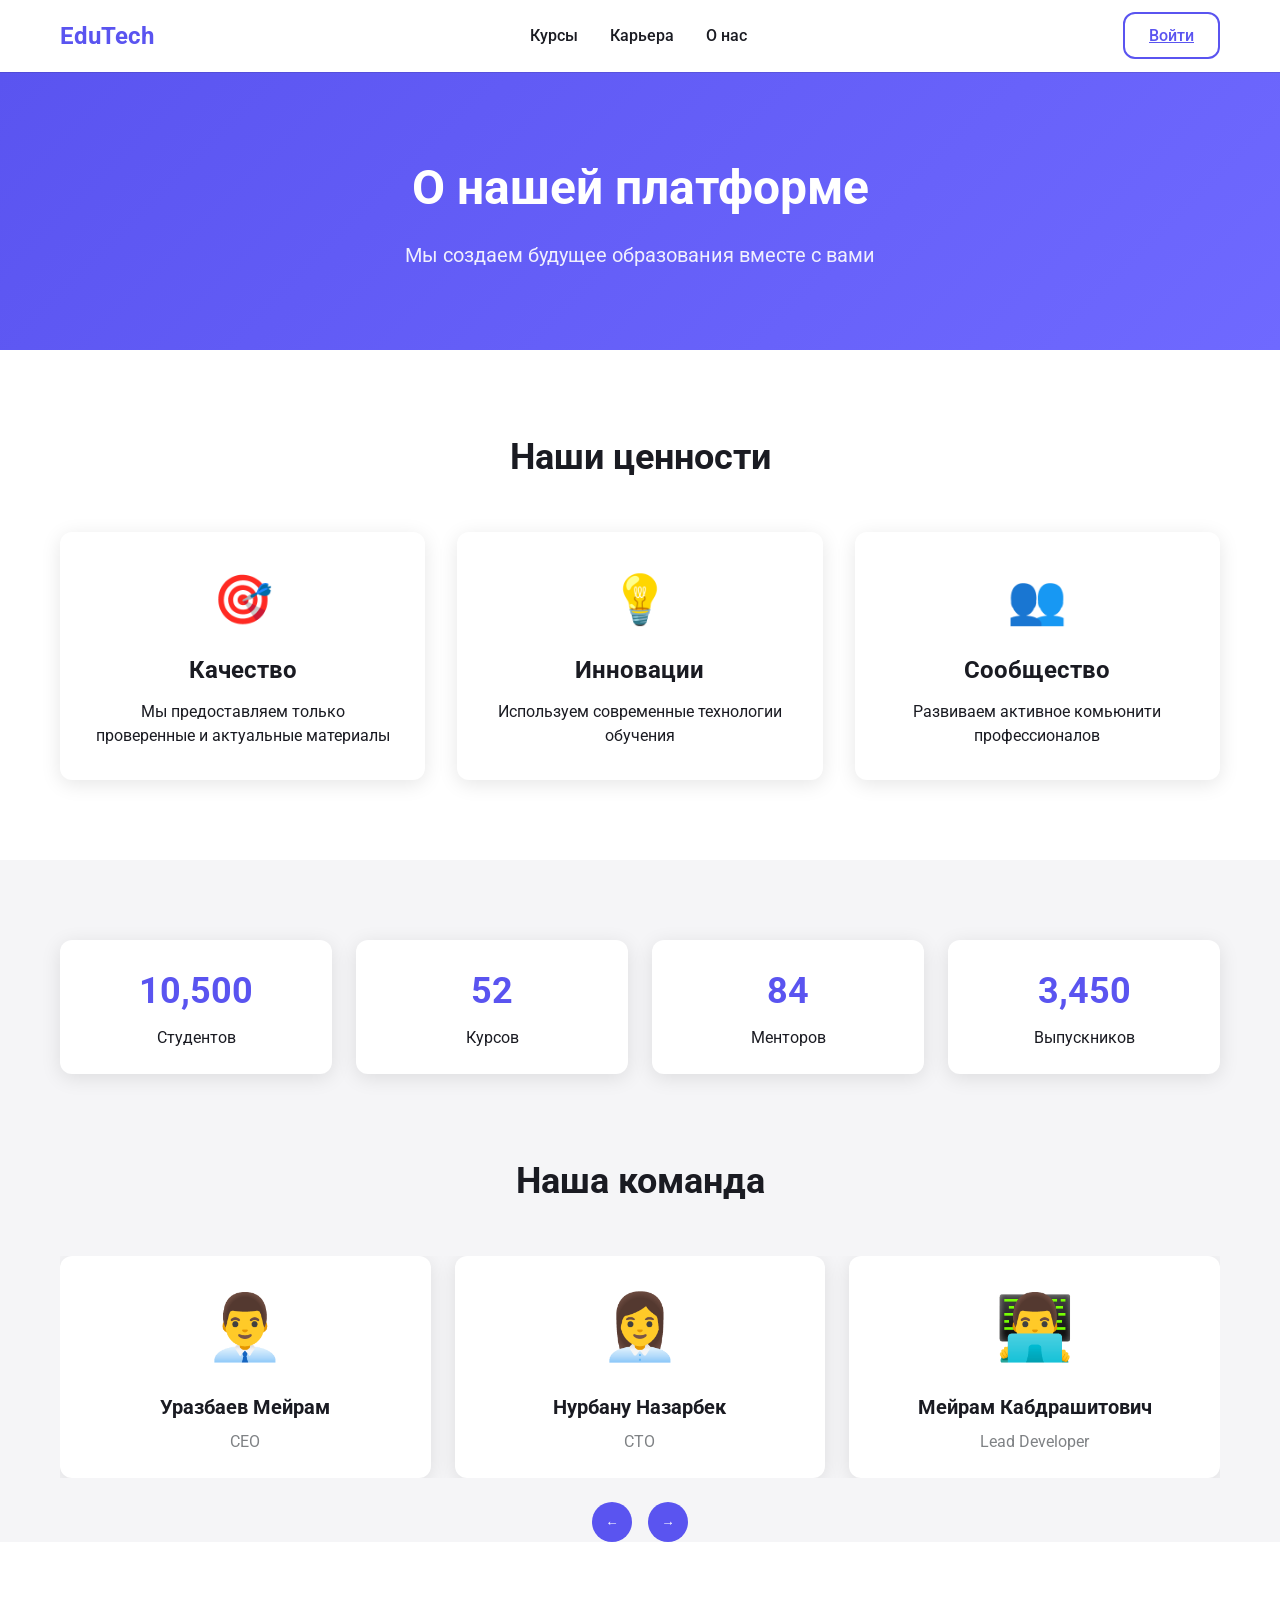
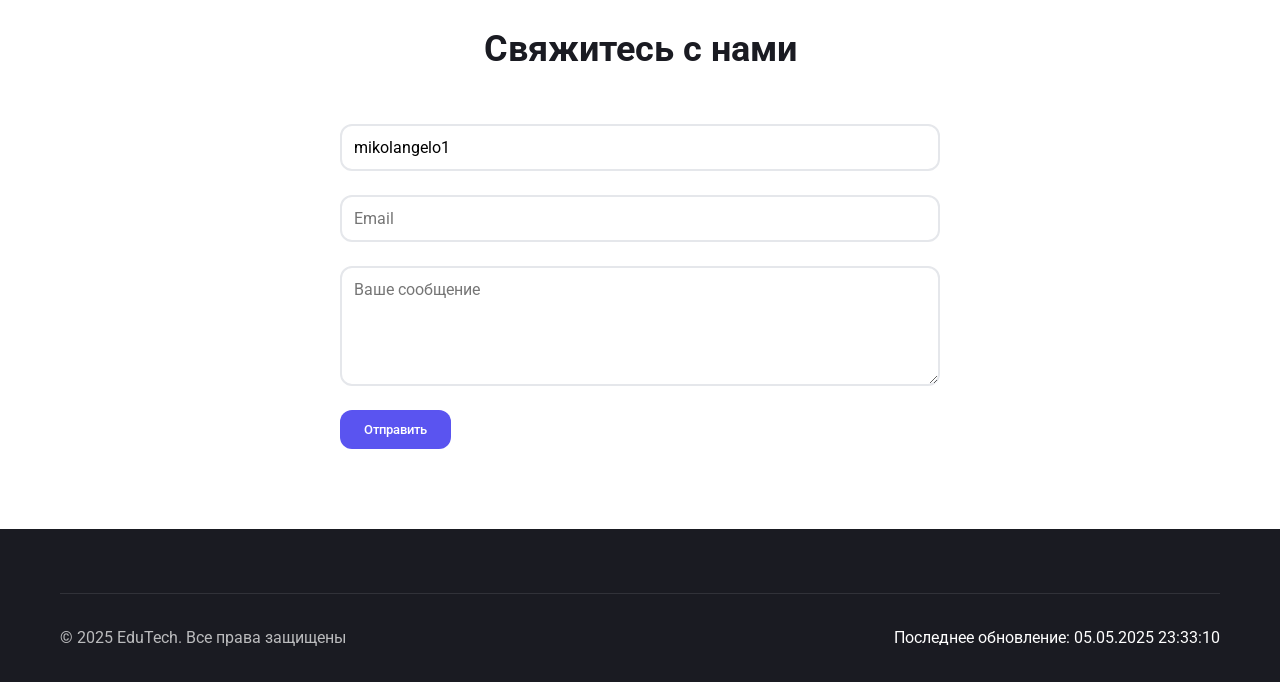
<file: about.html>
﻿<!DOCTYPE html>
<html lang="ru">
<head>
    <meta charset="UTF-8">
    <meta name="viewport" content="width=device-width, initial-scale=1.0">
    <title>О нас | EduTech</title>
    <link rel="stylesheet" href="styles.css">
    <link href="https://fonts.googleapis.com/css2?family=Roboto:wght@400;500;700&display=swap" rel="stylesheet">
    <script>
        window.currentUser = 'mikolangelo1';
        window.lastUpdate = '2025-05-05 23:33:10';
    </script>
</head>
<body class="about-page">
    <header class="header">
        <div class="container header__container">
            <a href="index.html" class="logo">EduTech</a>
            <nav class="nav">
                <ul class="nav__list">
                    <li><a href="courses.html" class="nav__link">Курсы</a></li>
                    <li><a href="index.html#career" class="nav__link">Карьера</a></li>
                    <li><a href="about.html" class="nav__link nav__link_active">О нас</a></li>
                </ul>
            </nav>
            <div class="header__auth">
                <a href="register.html" class="button button_secondary">Войти</a>
            </div>
        </div>
    </header>

    <main class="main">
        <section class="about-hero">
            <div class="container">
                <h1 class="about-title">О нашей платформе</h1>
                <p class="about-subtitle">Мы создаем будущее образования вместе с вами</p>
            </div>
        </section>

        <section class="about-values">
            <div class="container">
                <h2 class="section-title">Наши ценности</h2>
                <div class="about-values__grid">
                    <div class="value-card" data-value="quality">
                        <div class="value-card__icon">🎯</div>
                        <h3 class="value-card__title">Качество</h3>
                        <p class="value-card__text">Мы предоставляем только проверенные и актуальные материалы</p>
                    </div>
                    <div class="value-card" data-value="innovation">
                        <div class="value-card__icon">💡</div>
                        <h3 class="value-card__title">Инновации</h3>
                        <p class="value-card__text">Используем современные технологии обучения</p>
                    </div>
                    <div class="value-card" data-value="community">
                        <div class="value-card__icon">👥</div>
                        <h3 class="value-card__title">Сообщество</h3>
                        <p class="value-card__text">Развиваем активное комьюнити профессионалов</p>
                    </div>
                </div>
            </div>
        </section>

        <section class="about-stats">
            <div class="container">
                <div class="stats-grid">
                    <div class="stat-card" data-stat="students">
                        <div class="stat-card__number" data-value="15000">0</div>
                        <div class="stat-card__label">Студентов</div>
                    </div>
                    <div class="stat-card" data-stat="courses">
                        <div class="stat-card__number" data-value="75">0</div>
                        <div class="stat-card__label">Курсов</div>
                    </div>
                    <div class="stat-card" data-stat="mentors">
                        <div class="stat-card__number" data-value="120">0</div>
                        <div class="stat-card__label">Менторов</div>
                    </div>
                    <div class="stat-card" data-stat="graduates">
                        <div class="stat-card__number" data-value="5000">0</div>
                        <div class="stat-card__label">Выпускников</div>
                    </div>
                </div>
            </div>
        </section>

        <section class="about-team">
            <div class="container">
                <h2 class="section-title">Наша команда</h2>
                <div class="team-carousel">
                    <div class="team-member">
                        <div class="team-member__photo">👨‍💼</div>
                        <h3 class="team-member__name">Уразбаев Мейрам</h3>
                        <p class="team-member__role">CEO</p>
                    </div>
                    <div class="team-member">
                        <div class="team-member__photo">👩‍💼</div>
                        <h3 class="team-member__name">Нурбану Назарбек</h3>
                        <p class="team-member__role">CTO</p>
                    </div>
                    <div class="team-member">
                        <div class="team-member__photo">👨‍💻</div>
                        <h3 class="team-member__name">Мейрам Кабдрашитович</h3>
                        <p class="team-member__role">Lead Developer</p>
                    </div>
                </div>
                <div class="carousel-controls">
                    <button class="carousel-control prev">←</button>
                    <button class="carousel-control next">→</button>
                </div>
            </div>
        </section>

        <section class="about-contact">
            <div class="container">
                <h2 class="section-title">Свяжитесь с нами</h2>
                <form class="contact-form" id="contactForm">
                    <div class="form-group">
                        <input type="text" class="form-input" placeholder="Ваше имя" value="mikolangelo1" readonly>
                    </div>
                    <div class="form-group">
                        <input type="email" class="form-input" placeholder="Email" required>
                    </div>
                    <div class="form-group">
                        <textarea class="form-input" placeholder="Ваше сообщение" required></textarea>
                    </div>
                    <button type="submit" class="button button_primary">Отправить</button>
                </form>
            </div>
        </section>
    </main>

    <footer class="footer">
        <div class="container footer__container">
            <div class="footer__bottom">
                <p class="footer__copyright">© 2025 EduTech. Все права защищены</p>
                <p class="footer__update">Последнее обновление: 05.05.2025 23:33:10</p>
            </div>
        </div>
    </footer>

    <div class="scroll-top" id="scrollTop">↑</div>
    <script src="about.js"></script>
</body>
</html>
</file>
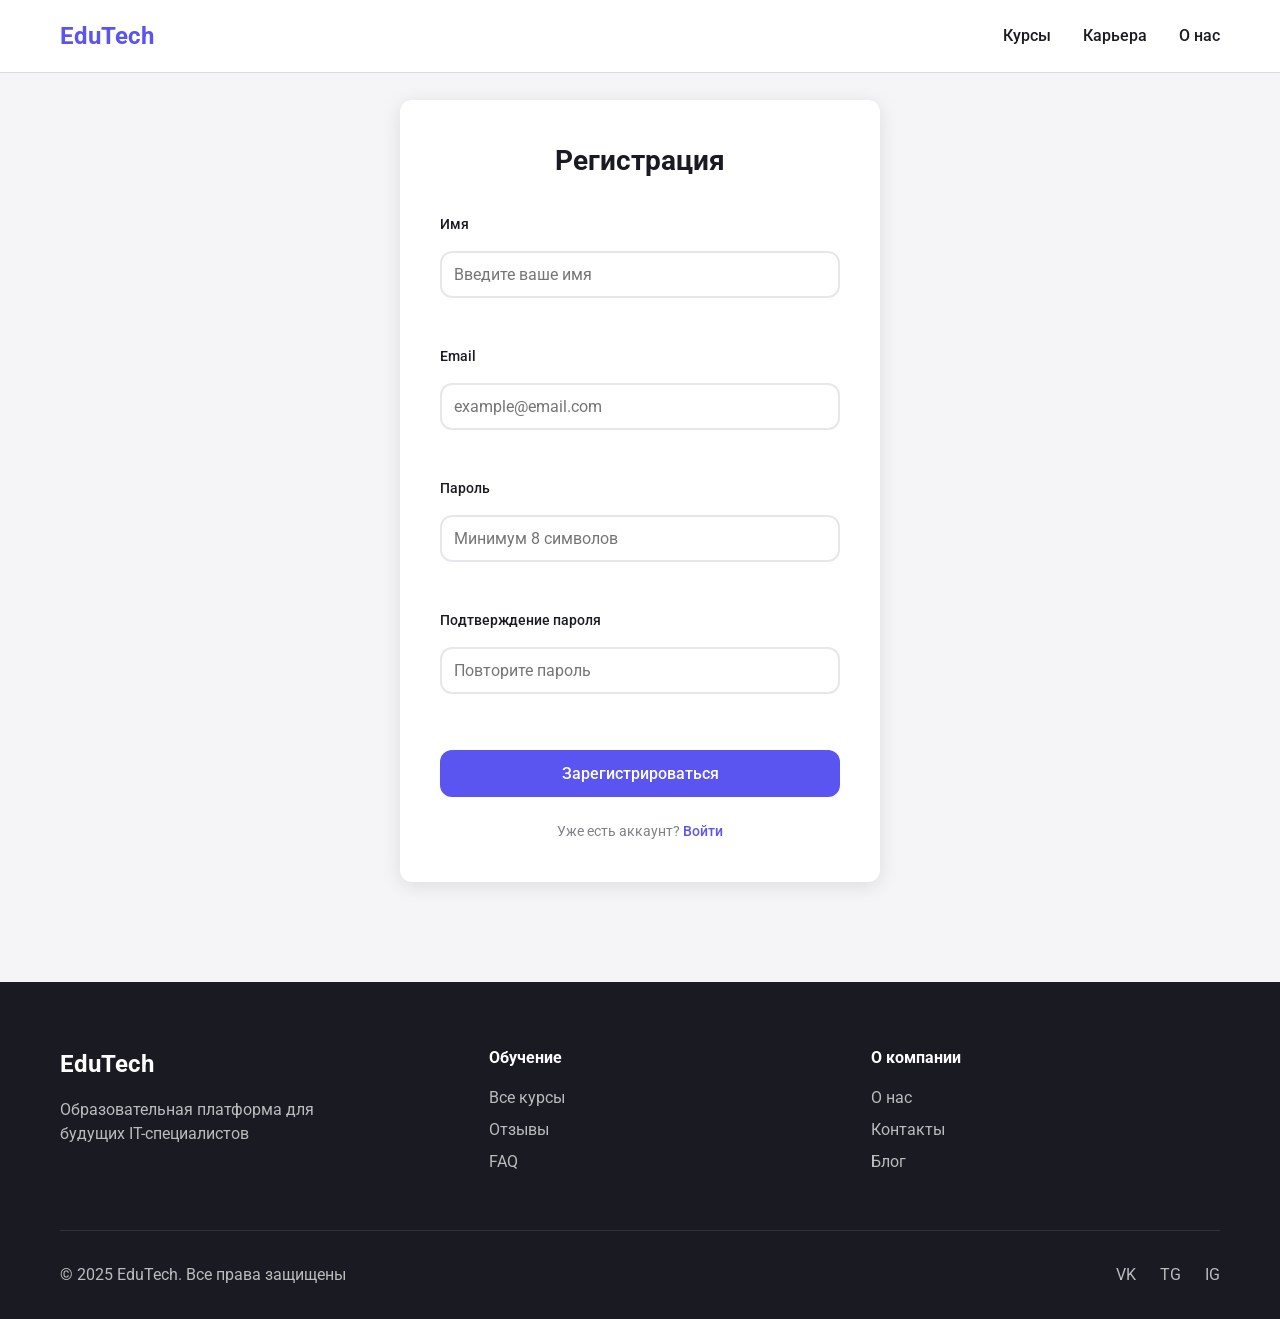
<file: register.html>
﻿<!DOCTYPE html>
<html lang="ru">
<head>
    <meta charset="UTF-8">
    <meta http-equiv="Content-Type" content="text/html; charset=UTF-8">
    <meta name="viewport" content="width=device-width, initial-scale=1.0">
    <title>Регистрация | EduTech</title>
    <link rel="stylesheet" href="styles.css">
    <link href="https://fonts.googleapis.com/css2?family=Roboto:wght@400;500;700&display=swap" rel="stylesheet">
</head>
<body class="register-page">
    <header class="header">
        <div class="container header__container">
            <a href="index.html" class="logo">EduTech</a>
            <nav class="nav">
                <ul class="nav__list">
                    <li><a href="courses.html" class="nav__link">Курсы</a></li>
                    <li><a href="index.html#career" class="nav__link">Карьера</a></li>
                    <li><a href="index.html#about" class="nav__link">О нас</a></li>
                </ul>
            </nav>
        </div>
    </header>

    <main class="register-main">
        <div class="container">
            <div class="register-container">
                <h1 class="register-title">Регистрация</h1>
                <form id="registerForm" class="register-form" novalidate>
                    <div class="form-group">
                        <label for="name" class="form-label">Имя</label>
                        <input type="text" id="name" name="name" class="form-input" required
                               placeholder="Введите ваше имя">
                        <span class="form-error" id="nameError"></span>
                    </div>

                    <div class="form-group">
                        <label for="email" class="form-label">Email</label>
                        <input type="email" id="email" name="email" class="form-input" required
                               placeholder="example@email.com">
                        <span class="form-error" id="emailError"></span>
                    </div>

                    <div class="form-group">
                        <label for="password" class="form-label">Пароль</label>
                        <input type="password" id="password" name="password" class="form-input" required
                               placeholder="Минимум 8 символов">
                        <span class="form-error" id="passwordError"></span>
                    </div>

                    <div class="form-group">
                        <label for="confirmPassword" class="form-label">Подтверждение пароля</label>
                        <input type="password" id="confirmPassword" name="confirmPassword" class="form-input" required
                               placeholder="Повторите пароль">
                        <span class="form-error" id="confirmPasswordError"></span>
                    </div>

                    <button type="submit" class="button button_primary register-button">
                        Зарегистрироваться
                    </button>

                    <p class="register-login-link">
                        Уже есть аккаунт? <a href="login.html" class="link">Войти</a>
                    </p>
                </form>
            </div>
        </div>
    </main>

    <footer class="footer">
        <div class="container footer__container">
            <div class="footer__main">
                <div class="footer__brand">
                    <a href="/" class="logo logo_white">EduTech</a>
                    <p class="footer__description">Образовательная платформа для будущих IT-специалистов</p>
                </div>
                <div class="footer__links">
                    <div class="footer__column">
                        <h4 class="footer__title">Обучение</h4>
                        <ul class="footer__list">
                            <li><a href="#" class="footer__link">Все курсы</a></li>
                            <li><a href="#" class="footer__link">Отзывы</a></li>
                            <li><a href="#" class="footer__link">FAQ</a></li>
                        </ul>
                    </div>
                    <div class="footer__column">
                        <h4 class="footer__title">О компании</h4>
                        <ul class="footer__list">
                            <li><a href="" class="footer__link">О нас</a></li>
                            <li><a href="#" class="footer__link">Контакты</a></li>
                            <li><a href="#" class="footer__link">Блог</a></li>
                        </ul>
                    </div>
                </div>
            </div>
            <div class="footer__bottom">
                <p class="footer__copyright">© 2025 EduTech. Все права защищены</p>
                <div class="footer__social">
                    <a href="https://vk.com/id895434561" class="social-link" aria-label="VK">VK</a>
                    <a href="https://t.me/mikolangeloo" class="social-link" aria-label="Telegram">TG</a>
                    <a href="https://www.instagram.com/kabdrashitulyy?igsh=MTBza2M1bDVoajV2bA%3D%3D&utm_source=qr" class="social-link" aria-label="Instagram">IG</a>
                </div>
            </div>
        </div>
    </footer>
</body>
</html>
</file>
<file: styles.css>
﻿/*            .*/
:root{--color-primary:#5A54F0;--color-primary-light:#6F69FF;--color-secondary:#1A1B22;--color-text:#1A1B22;--color-text-secondary:#7F8285;--color-background:#FFFFFF;--color-background-secondary:#F5F5F7;--container-width:1200px;--border-radius:12px}
*{margin:0;padding:0;box-sizing:border-box}
body{font-family:'YS Text',-apple-system,BlinkMacSystemFont,'Segoe UI',Roboto,Oxygen,Ubuntu,Cantarell,sans-serif;color:var(--color-text);line-height:1.5}
.container{max-width:var(--container-width);margin:0 auto;padding:0 20px}
.header{position:fixed;top:0;left:0;right:0;background:var(--color-background);box-shadow:0 1px 0 rgba(0,0,0,0.1);z-index:1000}
.header__container{display:flex;align-items:center;justify-content:space-between;height:72px}
.logo{font-size:24px;font-weight:700;color:var(--color-primary);text-decoration:none}
.nav__list{display:flex;list-style:none;gap:32px}
.nav__link{color:var(--color-text);text-decoration:none;font-weight:500;transition:color 0.2s}
 .nav__link:hover{color:var(--color-primary)}
.button{padding:12px 24px;border-radius:var(--border-radius);font-weight:500;cursor:pointer;transition:all 0.2s;border:none}
.button_primary{background:var(--color-primary);color:white}
 .button_primary:hover{background:var(--color-primary-light)}
.button_secondary{background:transparent;border:2px solid var(--color-primary);color:var(--color-primary)}
 .button_secondary:hover{background:var(--color-primary);color:white}
.hero{padding:120px 0;background:var(--color-background-secondary)}
.hero__container{display:grid;grid-template-columns:1fr 1fr;gap:64px;align-items:center}
.hero__title{font-size:48px;font-weight:700;line-height:1.2;margin-bottom:24px}
.hero__text{font-size:20px;color:var(--color-text-secondary);margin-bottom:32px}
.hero__image img {
    width: 400px; /*                          */
    height: auto; /*                                 */
    max-width: 100%; /*                  */
}

.courses{padding:80px 0}
.section-title{font-size:36px;font-weight:700;margin-bottom:48px;text-align:center}
.courses__grid{display:grid;grid-template-columns:repeat(auto-fit,minmax(300px,1fr));gap:24px}
.course-card{background:var(--color-background);border-radius:var(--border-radius);padding:24px;box-shadow:0 4px 20px rgba(0,0,0,0.1)}
.course-card__header{display:flex;align-items:center;margin-bottom:16px}
.course-card__icon{width:48px;height:48px;margin-right:16px}
.course-card__title{font-size:20px;font-weight:700}
.course-card__description{color:var(--color-text-secondary);margin-bottom:24px}
.course-card__footer{display:flex;justify-content:space-between;align-items:center}
.course-card__duration{color:var(--color-text-secondary);font-size:14px}
.features{padding:80px 0;background:var(--color-background-secondary)}
.features__grid{display:grid;grid-template-columns:repeat(auto-fit,minmax(250px,1fr));gap:32px}
.feature{text-align:center}
.feature__icon{width:64px;height:64px;margin-bottom:16px}
.feature__title{font-size:20px;font-weight:700;margin-bottom:12px}
.feature__text{color:var(--color-text-secondary)}
.career{padding:80px 0}
.career__stats{display:grid;grid-template-columns:repeat(auto-fit,minmax(200px,1fr));gap:32px;margin-bottom:48px}
.stat{text-align:center}
.stat__number{font-size:48px;font-weight:700;color:var(--color-primary);margin-bottom:8px}
.stat__text{color:var(--color-text-secondary)}
.career__companies{display:flex;justify-content:center;align-items:center;gap:48px;flex-wrap:wrap}
.footer{background:var(--color-secondary);color:white;padding:64px 0 32px}
.footer__container{display:flex;flex-direction:column;gap:48px}
.footer__main{display:grid;grid-template-columns:1fr 2fr;gap:64px}
.footer__brand{max-width:300px}
.logo_white{color:white}
.footer__description{margin-top:16px;color:rgba(255,255,255,0.7)}
.footer__links{display:grid;grid-template-columns:repeat(auto-fit,minmax(200px,1fr));gap:32px}
.footer__title{font-size:16px;font-weight:700;margin-bottom:16px}
.footer__list{list-style:none}
.footer__link{color:rgba(255,255,255,0.7);text-decoration:none;display:block;margin-bottom:8px;transition:color 0.2s}
 .footer__link:hover{color:white}
.footer__bottom{display:flex;justify-content:space-between;align-items:center;padding-top:32px;border-top:1px solid rgba(255,255,255,0.1)}
.footer__copyright{color:rgba(255,255,255,0.7)}
.footer__social{display:flex;gap:24px}
.social-link{color:rgba(255,255,255,0.7);text-decoration:none;transition:color 0.2s}
 .social-link:hover{color:white}
@media (max-width:768px){.header__container{height:64px}
 .nav{display:none}
 .hero{padding:80px 0}
 .hero__container{grid-template-columns:1fr;text-align:center}
 .hero__image{display:none}
 .hero__title{font-size:36px}
 .section-title{font-size:28px}
 .footer__main{grid-template-columns:1fr}
 .footer__bottom{flex-direction:column;gap:24px;text-align:center}
}
.header__burger{display:none;background:none;border:none;cursor:pointer}
@media (max-width:768px){.header__burger{display:block;width:24px;height:24px;position:relative}
 .header__burger span{display:block;width:100%;height:2px;background:var(--color-text);position:absolute;top:50%;transform:translateY(-50%)}
 .header__burger::before,.header__burger::after{content:'';display:block;width:100%;height:2px;background:var(--color-text);position:absolute}
 .header__burger::before{top:0}
 .header__burger::after{bottom:0}
}
/*               .*/
:root{--font-family:'Roboto',Arial,sans-serif;--color-primary:#5A54F0;--color-primary-light:#6F69FF;--color-secondary:#1A1B22;--color-text:#1A1B22;--color-text-secondary:#7F8285;--color-background:#FFFFFF;--color-background-secondary:#F5F5F7;--border-radius:12px}
*{margin:0;padding:0;box-sizing:border-box;font-family:var(--font-family)}
.register-page{background-color:var(--color-background-secondary);min-height:100vh;display:flex;flex-direction:column}
.register-main{flex:1;padding:100px 0}
.register-container{max-width:480px;margin:0 auto;padding:40px;background:var(--color-background);border-radius:var(--border-radius);box-shadow:0 4px 20px rgba(0,0,0,0.1)}
.register-title{font-size:28px;font-weight:700;margin-bottom:32px;text-align:center;color:var(--color-text)}
.register-form{display:flex;flex-direction:column;gap:24px}
.form-group{display:flex;flex-direction:column;gap:8px}
.form-label{font-weight:500;color:var(--color-text);font-size:14px}
.form-input{padding:12px 16px;border:2px solid #E5E7EB;border-radius:var(--border-radius);font-size:16px;transition:border-color 0.2s;width:100%;box-sizing:border-box}
 .form-input:focus{outline:none;border-color:var(--color-primary)}
 .form-input.error{border-color:#EF4444}
.form-error{font-size:14px;color:#EF4444;min-height:20px;display:none}
 .form-error.visible{display:block}
.register-button{margin-top:8px;width:100%;padding:14px;font-size:16px;background-color:var(--color-primary);color:white;border:none;border-radius:var(--border-radius);cursor:pointer;transition:background-color 0.2s}
 .register-button:hover{background-color:var(--color-primary-light)}
.register-login-link{text-align:center;font-size:14px;color:var(--color-text-secondary)}
.link{color:var(--color-primary);text-decoration:none;font-weight:500;transition:color 0.2s}
 .link:hover{color:var(--color-primary-light)}
@media (max-width:768px){.register-main{padding:60px 0}
 .register-container{margin:0 20px;padding:24px}
 .register-title{font-size:24px;margin-bottom:24px}
}
/*                 */
:root{--font-family:'Roboto',Arial,sans-serif;--color-primary:#5A54F0;--color-primary-light:#6F69FF;--color-secondary:#1A1B22;--color-text:#1A1B22;--color-text-secondary:#7F8285;--color-background:#FFFFFF;--color-background-secondary:#F5F5F7;--border-radius:12px}
.courses-page{background-color:var(--color-background);min-height:100vh;display:flex;flex-direction:column}
.courses-hero{background:linear-gradient(to right,#5A54F0,#6F69FF);color:white;padding:80px 0;text-align:center}
.courses-title{font-size:48px;font-weight:700;margin-bottom:16px}
.courses-subtitle{font-size:20px;opacity:0.9;max-width:600px;margin:0 auto}
.courses-grid{padding:60px 0}
.courses-filters{display:flex;justify-content:center;gap:16px;margin-bottom:40px}
.filter-button{padding:8px 16px;border:2px solid var(--color-primary);border-radius:var(--border-radius);background:none;color:var(--color-primary);cursor:pointer;transition:all 0.3s;font-weight:500}
 .filter-button.active,.filter-button:hover{background:var(--color-primary);color:white}
.courses-list{display:grid;grid-template-columns:repeat(auto-fit,minmax(300px,1fr));gap:24px;margin-bottom:60px}
.course-card{background:white;border-radius:var(--border-radius);padding:24px;box-shadow:0 4px 20px rgba(0,0,0,0.1);transition:transform 0.3s}
 .course-card:hover{transform:translateY(-5px)}
.course-card__header{display:flex;justify-content:space-between;margin-bottom:16px}
.course-card__level,.course-card__duration{font-size:14px;color:var(--color-text-secondary)}
.course-card__title{font-size:24px;font-weight:700;margin-bottom:12px;color:var(--color-text)}
.course-card__description{color:var(--color-text-secondary);margin-bottom:20px;line-height:1.5}
.course-card__stats{display:flex;gap:24px;margin-bottom:24px}
.stats-item{display:flex;flex-direction:column;align-items:center}
.stats-number{font-size:24px;font-weight:700;color:var(--color-primary)}
.stats-label{font-size:14px;color:var(--color-text-secondary)}
.course-card__button{width:100%}
.statistics{background:var(--color-background-secondary);padding:60px 0}
.statistics-title{text-align:center;font-size:32px;font-weight:700;margin-bottom:40px;color:var(--color-text)}
.statistics-wrapper{max-width:800px;margin:0 auto;background:white;padding:24px;border-radius:var(--border-radius);box-shadow:0 4px 20px rgba(0,0,0,0.1)}
@media (max-width:768px){.courses-title{font-size:32px}
 .courses-subtitle{font-size:18px}
 .courses-filters{flex-wrap:wrap}
 .filter-button{flex:1;min-width:140px}
 .statistics-wrapper{margin:0 20px;padding:16px}
}
.error-page {
    background-color: var(--color-background-secondary);
    min-height: 100vh;
    display: flex;
    flex-direction: column;
}

.error-section {
    flex: 1;
    display: flex;
    align-items: center;
    justify-content: center;
    padding: 60px 0;
}

.error-container {
    text-align: center;
    max-width: 600px;
    background: var(--color-background);
    padding: 40px;
    border-radius: var(--border-radius);
    box-shadow: 0 4px 20px rgba(0, 0, 0, 0.1);
}

.error-title {
    font-size: 96px;
    font-weight: 700;
    color: var(--color-primary);
    margin-bottom: 16px;
}

.error-message {
    font-size: 24px;
    font-weight: 500;
    color: var(--color-text);
    margin-bottom: 16px;
}

.error-description {
    font-size: 16px;
    color: var(--color-text-secondary);
    margin-bottom: 32px;
    line-height: 1.5;
}

.error-button {
    padding: 12px 24px;
    font-size: 16px;
    font-weight: 500;
    border-radius: var(--border-radius);
}
:root {
    --animation-duration: 0.3s;
    --animation-timing: ease-in-out;
}

.about-page {
    padding-top: 72px;
    background: var(--color-background-secondary);
}

.about-hero {
    background: linear-gradient(135deg, var(--color-primary), var(--color-primary-light));
    color: white;
    padding: 80px 0;
    text-align: center;
}

.about-title {
    font-size: 48px;
    font-weight: 700;
    margin-bottom: 16px;
}

.about-subtitle {
    font-size: 20px;
    opacity: 0.9;
}

.user-greeting {
    color: var(--color-primary);
    margin-right: 16px;
    font-weight: 500;
}

.about-values {
    padding: 80px 0;
    background: white;
}

.about-values__grid {
    display: grid;
    grid-template-columns: repeat(auto-fit, minmax(280px, 1fr));
    gap: 32px;
    margin-top: 48px;
}

.value-card {
    text-align: center;
    padding: 32px;
    border-radius: var(--border-radius);
    background: white;
    box-shadow: 0 4px 20px rgba(0, 0, 0, 0.1);
    transition: transform var(--animation-duration) var(--animation-timing);
}

    .value-card:hover {
        transform: translateY(-8px);
    }

.value-card__icon {
    font-size: 48px;
    margin-bottom: 16px;
}

.value-card__title {
    font-size: 24px;
    margin-bottom: 12px;
}

.stats-grid {
    display: grid;
    grid-template-columns: repeat(auto-fit, minmax(200px, 1fr));
    gap: 24px;
    padding: 80px 0;
}

.stat-card {
    text-align: center;
    padding: 24px;
    background: white;
    border-radius: var(--border-radius);
    box-shadow: 0 4px 20px rgba(0, 0, 0, 0.1);
}

.stat-card__number {
    font-size: 36px;
    font-weight: 700;
    color: var(--color-primary);
    margin-bottom: 8px;
}

.team-carousel {
    display: flex;
    gap: 24px;
    overflow: hidden;
    margin: 48px 0 24px;
}

.team-member {
    flex: 0 0 calc(33.333% - 16px);
    text-align: center;
    padding: 24px;
    background: white;
    border-radius: var(--border-radius);
    box-shadow: 0 4px 20px rgba(0, 0, 0, 0.1);
}

.team-member__photo {
    font-size: 64px;
    margin-bottom: 16px;
}

.team-member__name {
    font-size: 20px;
    margin-bottom: 8px;
}

.team-member__role {
    color: var(--color-text-secondary);
}

.carousel-controls {
    display: flex;
    justify-content: center;
    gap: 16px;
}

.carousel-control {
    background: var(--color-primary);
    color: white;
    border: none;
    width: 40px;
    height: 40px;
    border-radius: 50%;
    cursor: pointer;
    transition: background var(--animation-duration) var(--animation-timing);
}

    .carousel-control:hover {
        background: var(--color-primary-light);
    }

.about-contact {
    padding: 80px 0;
    background: white;
}

.contact-form {
    max-width: 600px;
    margin: 0 auto;
}

.form-group {
    margin-bottom: 24px;
}

.form-input {
    width: 100%;
    padding: 12px;
    border: 2px solid #E5E7EB;
    border-radius: var(--border-radius);
    transition: border-color var(--animation-duration) var(--animation-timing);
}

    .form-input:focus {
        border-color: var(--color-primary);
        outline: none;
    }

textarea.form-input {
    min-height: 120px;
    resize: vertical;
}

.scroll-top {
    position: fixed;
    bottom: 24px;
    right: 24px;
    width: 48px;
    height: 48px;
    background: var(--color-primary);
    color: white;
    border-radius: 50%;
    display: flex;
    align-items: center;
    justify-content: center;
    cursor: pointer;
    opacity: 0;
    visibility: hidden;
    transition: all var(--animation-duration) var(--animation-timing);
}

    .scroll-top.visible {
        opacity: 1;
        visibility: visible;
    }

@media (max-width: 768px) {
    .about-title {
        font-size: 36px;
    }

    .team-carousel {
        flex-direction: column;
    }

    .team-member {
        flex: 0 0 100%;
    }

    .stat-card__number {
        font-size: 28px;
    }
}
:root {
    --animation-duration: 0.3s;
}

.courses-page {
    padding-top: 72px;
    background: var(--color-background-secondary);
}

.courses-hero {
    background: linear-gradient(135deg, var(--color-primary), var(--color-primary-light));
    color: white;
    padding: 80px 0;
    text-align: center;
}

.courses-title {
    font-size: 48px;
    font-weight: 700;
    margin-bottom: 16px;
}

.courses-subtitle {
    font-size: 20px;
    opacity: 0.9;
}

.courses-filters {
    background: white;
    padding: 24px 0;
    position: sticky;
    top: 72px;
    z-index: 100;
    box-shadow: 0 2px 4px rgba(0, 0, 0, 0.1);
}

.filter-buttons {
    display: flex;
    justify-content: center;
    gap: 16px;
    flex-wrap: wrap;
}

.filter-button {
    padding: 8px 20px;
    border: 2px solid var(--color-primary);
    border-radius: var(--border-radius);
    background: transparent;
    color: var(--color-primary);
    font-weight: 500;
    cursor: pointer;
    transition: all var(--animation-duration) ease;
}

    .filter-button.active,
    .filter-button:hover {
        background: var(--color-primary);
        color: white;
    }

.courses-grid {
    padding: 60px 0;
}

.courses-list {
    display: grid;
    grid-template-columns: repeat(auto-fit, minmax(300px, 1fr));
    gap: 24px;
    margin-bottom: 60px;
}

.course-card {
    background: white;
    border-radius: var(--border-radius);
    padding: 24px;
    box-shadow: 0 4px 20px rgba(0, 0, 0, 0.1);
    transition: transform var(--animation-duration) ease;
}

    .course-card:hover {
        transform: translateY(-5px);
    }

.course-card__header {
    display: flex;
    justify-content: space-between;
    margin-bottom: 16px;
}

.course-card__level,
.course-card__duration {
    font-size: 14px;
    color: var(--color-text-secondary);
}

.course-card__title {
    font-size: 24px;
    font-weight: 700;
    margin-bottom: 12px;
}

.course-card__description {
    color: var(--color-text-secondary);
    margin-bottom: 24px;
}

.course-card__stats {
    display: flex;
    gap: 24px;
    margin-bottom: 24px;
}

.stats-item {
    text-align: center;
}

.stats-number {
    display: block;
    font-size: 24px;
    font-weight: 700;
    color: var(--color-primary);
}

.stats-label {
    font-size: 14px;
    color: var(--color-text-secondary);
}

.statistics {
    background: white;
    padding: 80px 0;
}

.statistics-grid {
    display: grid;
    grid-template-columns: repeat(auto-fit, minmax(400px, 1fr));
    gap: 32px;
    margin-bottom: 60px;
}

.statistics-chart {
    background: var(--color-background-secondary);
    padding: 24px;
    border-radius: var(--border-radius);
    min-height: 400px;
}

.statistics-subtitle {
    font-size: 20px;
    font-weight: 500;
    margin-bottom: 24px;
    text-align: center;
}

.statistics-info {
    display: grid;
    grid-template-columns: repeat(auto-fit, minmax(200px, 1fr));
    gap: 24px;
    text-align: center;
}

.info-card {
    padding: 24px;
    background: var(--color-background-secondary);
    border-radius: var(--border-radius);
}

.info-card__number {
    font-size: 36px;
    font-weight: 700;
    color: var(--color-primary);
    margin-bottom: 8px;
}

.info-card__text {
    color: var(--color-text-secondary);
    line-height: 1.4;
}

@media (max-width: 768px) {
    .courses-title {
        font-size: 32px;
    }

    .statistics-grid {
        grid-template-columns: 1fr;
    }

    .courses-filters {
        top: 64px;
    }
}
.login-page {
    min-height: 100vh;
    display: flex;
    flex-direction: column;
    background: var(--color-background-secondary);
}

.main {
    flex: 1;
}

.login-section {
    padding: 80px 0;
}

.login-wrapper {
    max-width: 480px;
    margin: 0 auto;
    background: white;
    border-radius: var(--border-radius);
    box-shadow: 0 4px 20px rgba(0, 0, 0, 0.1);
    overflow: hidden;
}

.login-form-container {
    padding: 40px;
}

.login-title {
    font-size: 32px;
    font-weight: 700;
    margin-bottom: 12px;
    color: var(--color-text);
}

.login-subtitle {
    color: var(--color-text-secondary);
    margin-bottom: 32px;
}

.form-group {
    margin-bottom: 24px;
}

.form-label {
    display: block;
    margin-bottom: 8px;
    font-weight: 500;
    color: var(--color-text);
}

.form-input {
    width: 100%;
    padding: 12px;
    border: 2px solid #E5E7EB;
    border-radius: var(--border-radius);
    font-size: 16px;
    transition: all 0.3s ease;
}

    .form-input:focus {
        border-color: var(--color-primary);
        outline: none;
    }

    .form-input.error {
        border-color: #FF4D4D;
    }

.password-input-wrapper {
    position: relative;
}

.toggle-password {
    position: absolute;
    right: 12px;
    top: 50%;
    transform: translateY(-50%);
    background: none;
    border: none;
    cursor: pointer;
    padding: 0;
    color: var(--color-text-secondary);
}

.eye-icon {
    fill: currentColor;
}

.error-message {
    color: #FF4D4D;
    font-size: 14px;
    margin-top: 8px;
    min-height: 20px;
}

.form-options {
    display: flex;
    justify-content: space-between;
    align-items: center;
}

.checkbox-label {
    display: flex;
    align-items: center;
    cursor: pointer;
}

    .checkbox-label input[type="checkbox"] {
        margin-right: 8px;
    }

.checkbox-text {
    color: var(--color-text-secondary);
}

.forgot-password {
    color: var(--color-primary);
    text-decoration: none;
    font-size: 14px;
}

    .forgot-password:hover {
        text-decoration: underline;
    }

.login-button {
    width: 100%;
    margin-top: 24px;
}

.register-prompt {
    text-align: center;
    margin-top: 24px;
    color: var(--color-text-secondary);
}

.register-link {
    color: var(--color-primary);
    text-decoration: none;
    font-weight: 500;
}

    .register-link:hover {
        text-decoration: underline;
    }

.last-login-info {
    padding: 16px;
    background: var(--color-background-secondary);
    color: var(--color-text-secondary);
    text-align: center;
    font-size: 14px;
    border-top: 1px solid #E5E7EB;
}

/* Анимации для ошибок */
@keyframes shake {
    0%, 100% {
        transform: translateX(0);
    }

    25% {
        transform: translateX(-10px);
    }

    75% {
        transform: translateX(10px);
    }
}

.shake {
    animation: shake 0.5s ease-in-out;
}

@media (max-width: 768px) {
    .login-section {
        padding: 40px 0;
    }

    .login-wrapper {
        margin: 0 20px;
    }

    .login-form-container {
        padding: 24px;
    }

    .login-title {
        font-size: 24px;
    }
}
</file>
